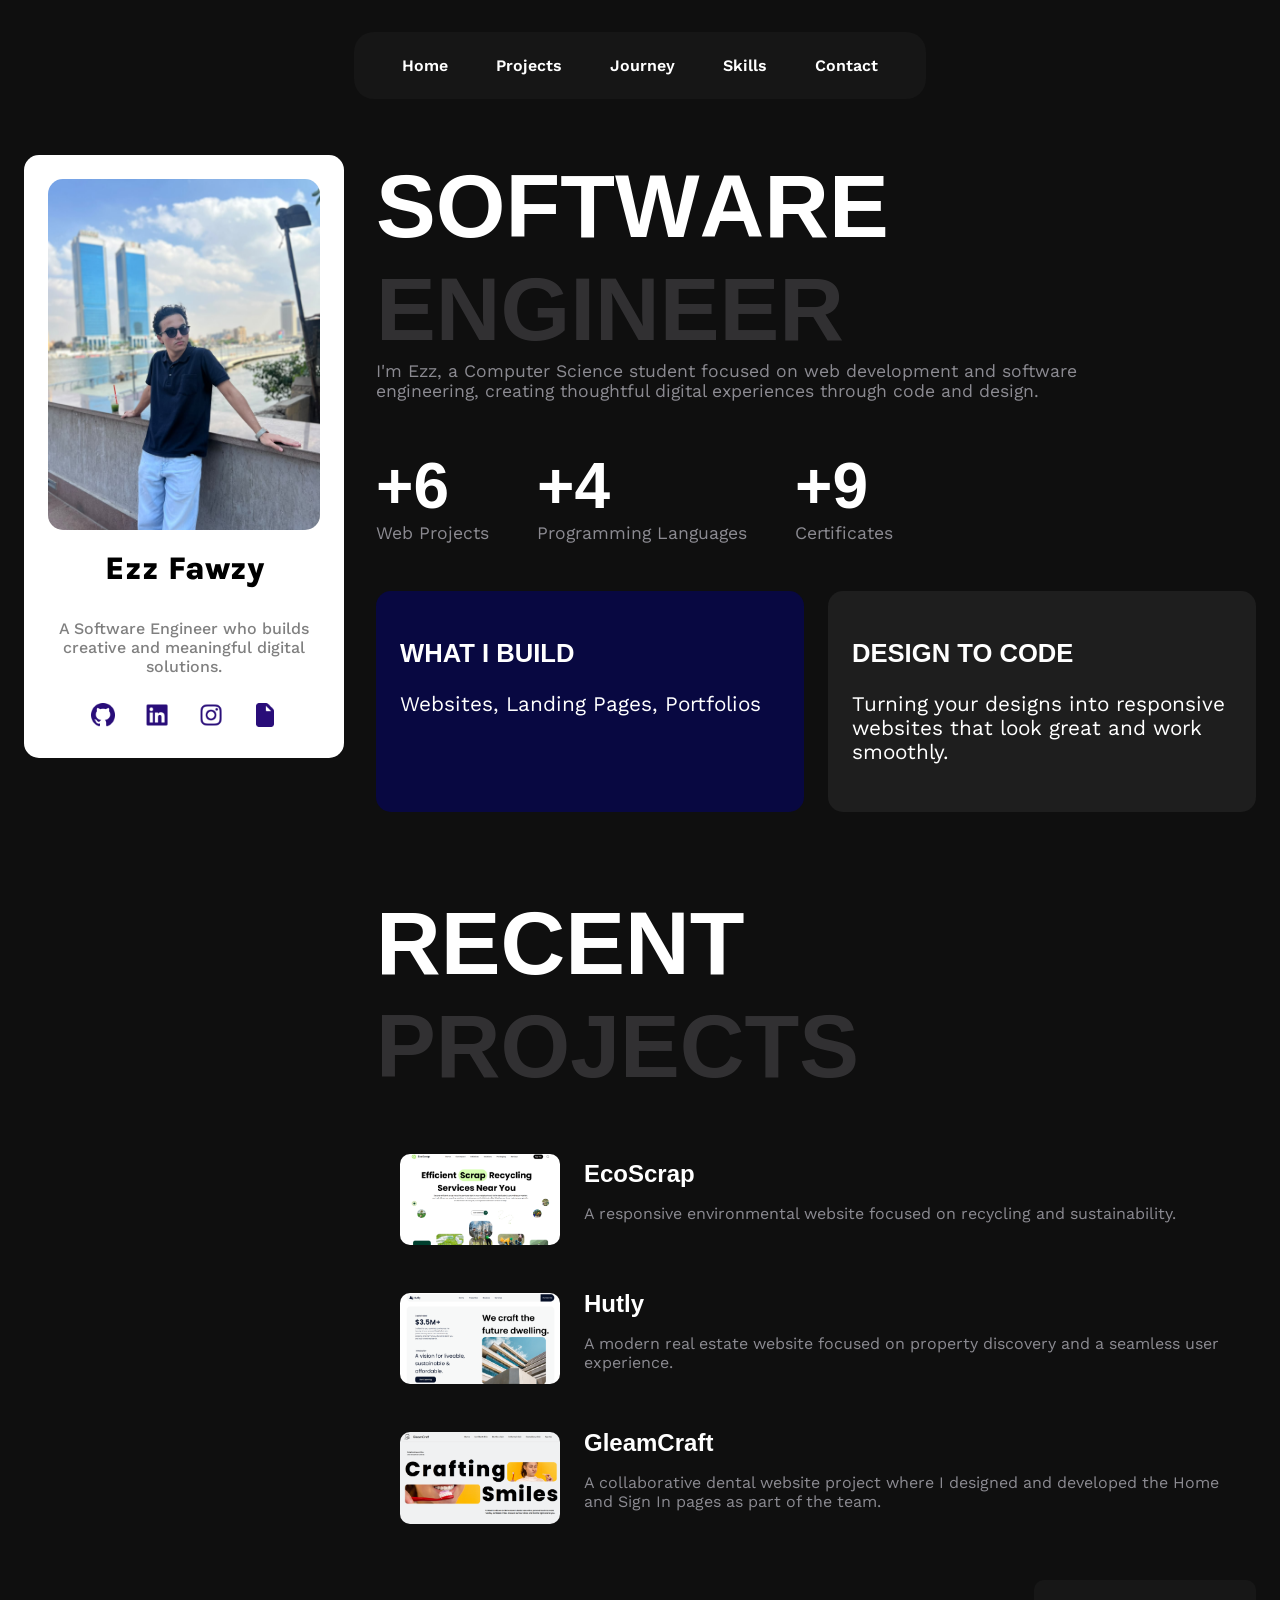
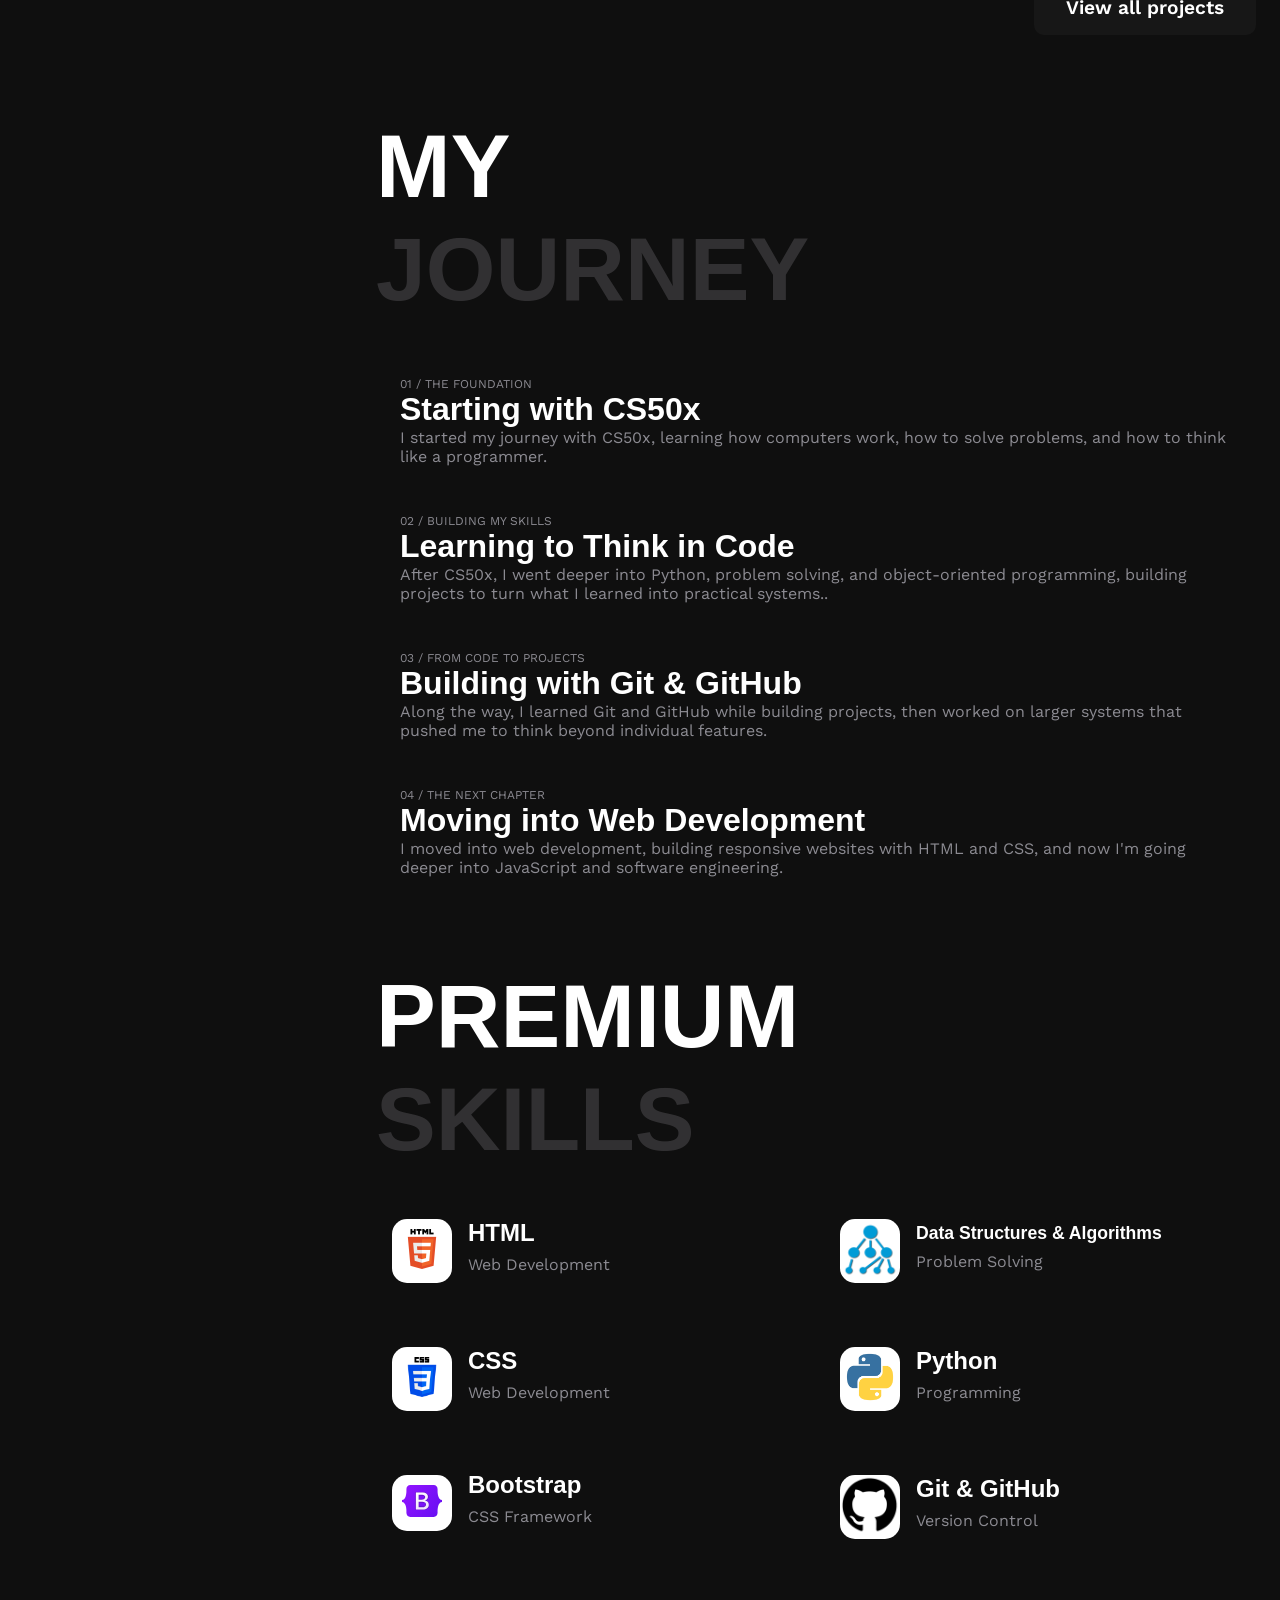
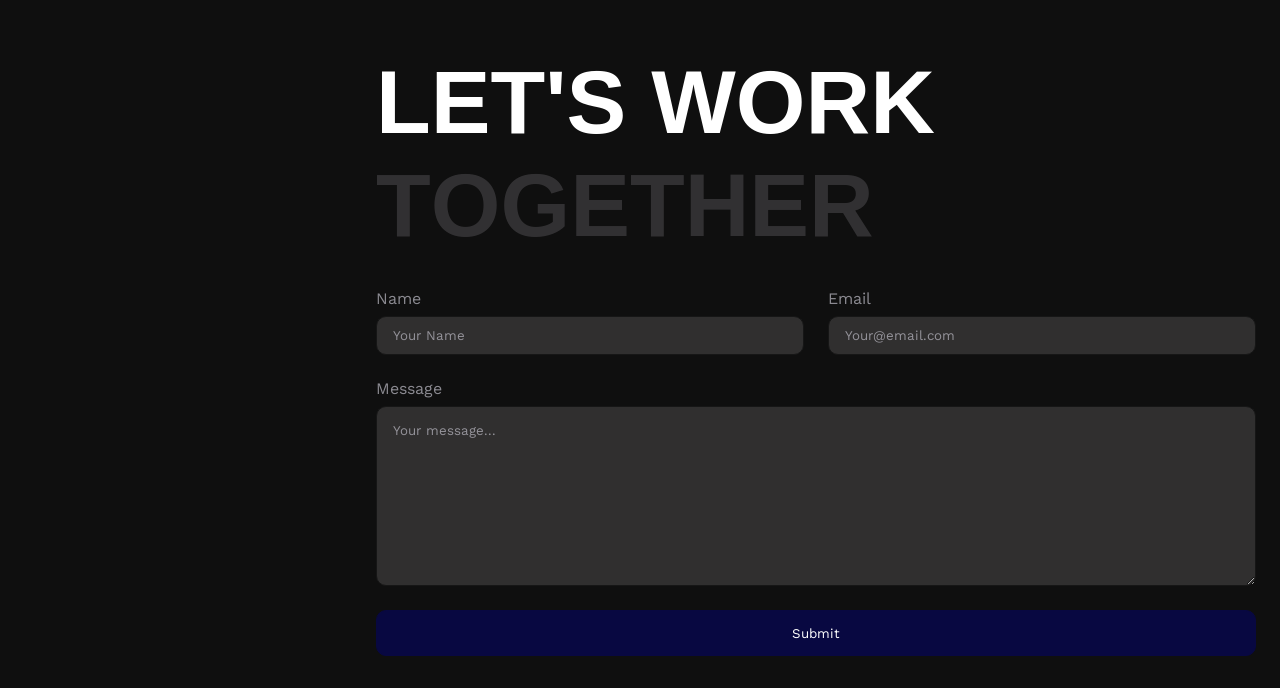
<file: index.html>
<!DOCTYPE html>
<html lang="en">

<head>
    <meta charset="UTF-8">
    <meta name="viewport" content="width=device-width, initial-scale=1.0">
    <meta name="description"
        content="Explore Ezz Fawzy's portfolio, web development projects, and front-end development skills.">
    <link rel="stylesheet" href="css/style.css">
    <link rel="stylesheet" href="css/responsive.css">
    <link rel="icon" href="img/deviantart-brands-solid.png" type="image/x-icon">
    <link
        href="https://fonts.googleapis.com/css2?family=Alfa+Slab+One&family=Asap+Sharp:ital,wght@0,100..900;1,100..900&family=DM+Sans:ital,opsz,wght@0,9..40,100..1000;1,9..40,100..1000&family=Isometra&family=Karla:ital,wght@0,200..800;1,200..800&family=Manrope:wght@200..800&family=Quicksand:wght@300..700&family=Roboto+Flex:opsz,wght,XOPQ,XTRA,YOPQ,YTDE,YTFI,YTLC,YTUC@8..144,100..1000,96,468,79,-203,738,514,712&family=Saira:ital,wght@0,100..900;1,100..900&family=Work+Sans:ital,wght@0,100..900;1,100..900&display=swap"
        rel="stylesheet">
    <title>Ezz Fawzy | Front-End Developer Portfolio</title>
</head>

<body>
    <header>
        <div class="nav" aria-label="Main navigation">
            <ul>
                <nav>
                    <li><a href="#home">Home</a></li>
                    <li><a href="#projects">Projects</a></li>
                    <li><a href="#journey">Journey</a></li>
                    <li><a href="#skills">Skills</a></li>
                    <li><a href="#contact">Contact</a></li>
                </nav>
            </ul>
        </div>
    </header>

    <main class="container">
        <aside class="left">
            <img class="first" src="img/WhatsApp Image 2026-10-02 at 8.29.47 PM.jpeg" alt="Portrait of Ezz Fawzy">
            <h1>Ezz Fawzy</h1>
            <p>A Software Engineer who builds creative and meaningful digital solutions.</p>

            <div class="icons">
                <a href="https://github.com/Ezz08" target="_blank" rel="noopener noreferrer"
                    aria-label="Visit Ezz Fawzy's GitHub profile">
                    <img src="img/github-brands-solid.png" alt="">
                </a>

                <a href="https://www.linkedin.com/in/ezz-fawzy-6055a5380" target="_blank" rel="noopener noreferrer"
                    aria-label="Visit Ezz Fawzy's LinkedIn profile">
                    <img src="img/linkedin-brands-solid.png" alt="">
                </a>

                <a href="https://www.instagram.com/iq_ezz7?stkn=dWd1dGZieHR0aHc3" target="_blank"
                    rel="noopener noreferrer" aria-label="Visit Ezz Fawzy's Instagram profile">
                    <img src="img/instagram-brands-solid.png" alt="">
                </a>

                <a href="assets/Ezz_Fawzy_CV (1).pdf" target="_blank" rel="noopener noreferrer"
                    aria-label="View Ezz Fawzy's CV">
                    <img src="img/file-solid.png" alt="">
                </a>
            </div>
        </aside>

        <div class="right">
            <section id="home" class="home">
                <div class="texts-home">
                    <h1 class="hero__texts__hero-title">

                        <span class="word">
                            <span>S</span><span>O</span><span>F</span><span>T</span><span>W</span><span>A</span><span>R</span><span>E</span>
                        </span>

                        <span class="word2">
                            <span>E</span><span>N</span><span>G</span><span>I</span><span>N</span><span>E</span><span>E</span><span>R</span>
                        </span>

                    </h1>
                    <p>I'm Ezz, a Computer Science student focused on web development and software engineering, creating
                        thoughtful digital experiences through code and design.</p>
                </div>

                <div class="statics-home">
                    <div class="statics">
                        <h2>+6</h2>
                        <p>Web Projects</p>
                    </div>

                    <div class="statics">
                        <h2>+4</h2>
                        <p>Programming Languages</p>
                    </div>

                    <div class="statics">
                        <h2>+9</h2>
                        <p>Certificates</p>
                    </div>
                </div>

                <div class="cards-home">
                    <div class="card">
                        <h1>WHAT I BUILD</h1>
                        <p>Websites, Landing Pages, Portfolios</p>
                    </div>

                    <div class="card">
                        <h1>DESIGN TO CODE</h1>
                        <p>Turning your designs into responsive websites that look great and work smoothly.</p>
                    </div>
                </div>
            </section>

            <section id="projects" class="projects">
                <h1 class="project__texts__project-title">

                    <span class="word">
                        <span>R</span><span>E</span><span>C</span><span>E</span><span>N</span><span>T</span>
                    </span>

                    <span class="word2">
                        <span>P</span><span>R</span><span>O</span><span>J</span><span>E</span><span>C</span><span>T</span><span>S</span>
                    </span>

                </h1>

                <div class="projects-section">

                    <a href="https://ezz08.github.io/EcoScrap/" target="_blank" class="project"
                        rel="noopener noreferrer" aria-label="View the EcoScrap recycling website">
                        <img src="img/Screenshot 2026-10-04 202719.png"
                            alt="Screenshot of the EcoScrap recycling and sustainability website">

                        <div class="project-texts">
                            <h2>EcoScrap</h2>
                            <p>A responsive environmental website focused on recycling and sustainability.</p>
                        </div>
                    </a>


                    <a href="https://ezz08.github.io/Hutly/" target="_blank" class="project" rel="noopener noreferrer"
                        aria-label="View the Hutly real estate website">
                        <img src="img/Screenshot 2026-10-04 203014.png"
                            alt="Screenshot of the Hutly real estate website">

                        <div class="project-texts">
                            <h2>Hutly</h2>
                            <p>A modern real estate website focused on property discovery and a seamless user
                                experience.</p>
                        </div>
                    </a>


                    <a href="https://ezz08.github.io/GleamCraft-team-project/" target="_blank" class="project"
                        rel="noopener noreferrer" aria-label="View the GleamCraft dental website project">
                        <img src="img/Screenshot 2026-10-04 202803.png"
                            alt="Screenshot of the GleamCraft dental website">

                        <div class="project-texts">
                            <h2>GleamCraft</h2>
                            <p>
                                A collaborative dental website project where I designed and developed
                                the Home and Sign In pages as part of the team.
                            </p>
                        </div>
                    </a>


                    <div class="projects-button">
                        <a href="projects.html">View all projects</a>
                    </div>

                </div>

            </section>

            <section id="journey" class="journey">
                <h1 class="journey__texts__journey-title">

                    <span class="word">
                        <span>M</span><span>Y</span>
                    </span>

                    <span class="word2">
                        <span>J</span><span>O</span><span>U</span><span>R</span><span>N</span><span>E</span><span>Y</span>
                    </span>

                </h1>

                <div class="journey-section">

                    <div class="journey-texts">
                        <p>01 / THE FOUNDATION</p>
                        <h2>Starting with CS50x</h2>
                        <p>I started my journey with CS50x, learning how computers work, how to solve problems, and how
                            to think like a programmer.</p>
                    </div>

                    <div class="journey-texts">
                        <p>02 / BUILDING MY SKILLS</p>
                        <h2>Learning to Think in Code</h2>
                        <p>After CS50x, I went deeper into Python, problem solving, and object-oriented programming,
                            building projects to turn what I learned into practical systems..</p>
                    </div>


                    <div class="journey-texts">
                        <p>03 / FROM CODE TO PROJECTS</p>
                        <h2>Building with Git & GitHub</h2>
                        <p>
                            Along the way, I learned Git and GitHub while building projects, then worked on larger
                            systems that pushed me to think beyond individual features.
                        </p>
                    </div>

                    <div class="journey-texts">
                        <p>04 / THE NEXT CHAPTER</p>
                        <h2>Moving into Web Development</h2>
                        <p>
                            I moved into web development, building responsive websites with HTML and CSS, and now I'm
                            going deeper into JavaScript and software engineering.
                        </p>
                    </div>

                </div>

            </section>

            <section id="skills" class="skills">
                <h1 class="skills__texts__skills-title">

                    <span class="word">
                        <span>P</span><span>R</span><span>E</span><span>M</span><span>I</span><span>U</span><span>M</span>
                    </span>

                    <span class="word2">
                        <span>S</span><span>K</span><span>I</span><span>L</span><span>L</span><span>S</span>
                    </span>

                </h1>

                <div class="skills-parent">
                    <div class="left-vertical">
                        <div class="skill">
                            <div class="img-skill">
                                <img src="img/HTML5_logo_and_wordmark.svg.webp" alt="HTML5 logo">
                            </div>

                            <div class="text-skill">
                                <h2>HTML</h2>
                                <p>Web Development</p>
                            </div>
                        </div>

                        <div class="skill">
                            <div class="img-skill">
                                <img src="img/css.png" alt="CSS logo">
                            </div>

                            <div class="text-skill">
                                <h2>CSS</h2>
                                <p>Web Development</p>
                            </div>
                        </div>

                        <div class="skill">
                            <div class="img-skill">
                                <img src="img/Bootstrap_logo.svg" alt="Bootstrap logo">
                            </div>

                            <div class="text-skill">
                                <h2>Bootstrap</h2>
                                <p>CSS Framework</p>
                            </div>
                        </div>
                    </div>

                    <div class="right-vertical">
                        <div class="skill">
                            <div class="img-skill">
                                <img src="img/dsa.png" alt="Data Structures and Algorithms icon">
                            </div>

                            <div class="text-skill">
                                <h2>Data Structures & Algorithms</h2>
                                <p>Problem Solving</p>
                            </div>
                        </div>

                        <div class="skill">
                            <div class="img-skill">
                                <img src="img/python.png" alt="Python logo">
                            </div>

                            <div class="text-skill">
                                <h2>Python</h2>
                                <p>Programming</p>
                            </div>
                        </div>

                        <div class="skill">
                            <div class="img-skill">
                                <img src="img/github-icon.webp" alt="GitHub logo">
                            </div>

                            <div class="text-skill">
                                <h2>Git & GitHub</h2>
                                <p>Version Control</p>
                            </div>
                        </div>
                    </div>
                </div>

            </section>

            <section id="contact" class="contact">

                <h1 class="contact__texts__contact-title">

                    <span class="word">
                        <span>L</span><span>E</span><span>T</span><span>'</span><span>S</span>
                    </span>

                    <span class="word">
                        <span>W</span><span>O</span><span>R</span><span>K</span>
                    </span>

                    <span class="word2">
                        <span>T</span><span>O</span><span>G</span><span>E</span><span>T</span><span>H</span><span>E</span><span>R</span>
                    </span>

                </h1>


                <form class="form" id="contact-form" action="https://formspree.io/f/mnpjdvow" method="POST">

                    <div class="nameAndEmail">

                        <div class="name">
                            <label for="name">Name</label>

                            <input type="text" id="name" name="name" placeholder="Your Name" required>
                        </div>


                        <div class="email">
                            <label for="email">Email</label>

                            <input type="email" id="email" name="email" placeholder="Your@email.com" required>
                        </div>

                    </div>


                    <div class="message">

                        <label for="message">Message</label>

                        <textarea id="message" name="message" placeholder="Your message..." required></textarea>

                    </div>


                    <div class="submit">
                        <button type="submit">Submit</button>
                    </div>

                </form>

            </section>
        </div>

    </main>
</body>

</html>
</file>
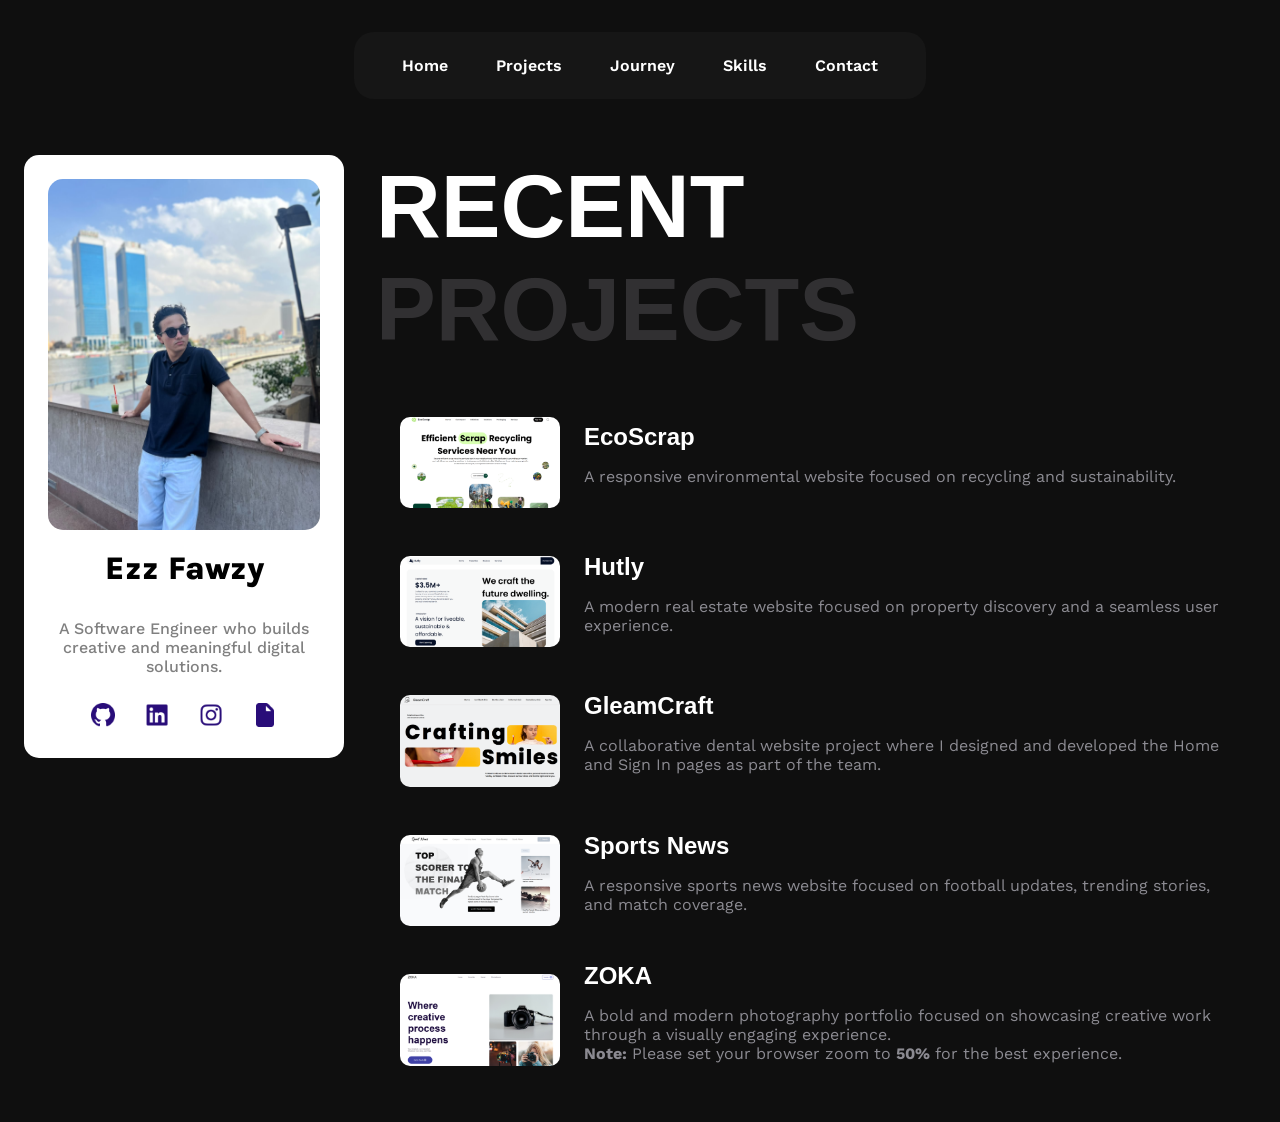
<file: projects.html>
<!DOCTYPE html>
<html lang="en">

<head>
    <meta charset="UTF-8">
    <meta name="viewport" content="width=device-width, initial-scale=1.0">
    <meta name="description"
        content="Explore Ezz Fawzy's web development portfolio featuring projects, technical skills, and software engineering journey.">
    <link rel="stylesheet" href="css/style.css">
    <link rel="stylesheet" href="css/responsive.css">
    <link rel="icon" href="img/deviantart-brands-solid.png" type="image/x-icon">
    <link
        href="https://fonts.googleapis.com/css2?family=Alfa+Slab+One&family=Asap+Sharp:ital,wght@0,100..900;1,100..900&family=DM+Sans:ital,opsz,wght@0,9..40,100..1000;1,9..40,100..1000&family=Isometra&family=Karla:ital,wght@0,200..800;1,200..800&family=Manrope:wght@200..800&family=Quicksand:wght@300..700&family=Roboto+Flex:opsz,wght,XOPQ,XTRA,YOPQ,YTDE,YTFI,YTLC,YTUC@8..144,100..1000,96,468,79,-203,738,514,712&family=Saira:ital,wght@0,100..900;1,100..900&family=Work+Sans:ital,wght@0,100..900;1,100..900&display=swap"
        rel="stylesheet">
    <title>Ezz Fawzy | Web Development Projects</title>
</head>

<body>
    <header>
        <div class="nav" aria-label="Main navigation">
            <ul>
                <nav>
                    <li><a href="index.html">Home</a></li>
                    <li><a href="index.html#projects">Projects</a></li>
                    <li><a href="index.html#journey">Journey</a></li>
                    <li><a href="index.html#skills">Skills</a></li>
                    <li><a href="index.html#contact">Contact</a></li>
                </nav>
            </ul>
        </div>
    </header>

    <main class="container">
        <aside class="left">
            <img class="first" src="img/WhatsApp Image 2026-10-02 at 8.29.47 PM.jpeg" alt="Portrait of Ezz Fawzy">
            <h1>Ezz Fawzy</h1>
            <p>A Software Engineer who builds creative and meaningful digital solutions.</p>

            <div class="icons">
                <a href="https://github.com/Ezz08" target="_blank" rel="noopener noreferrer"
                    aria-label="Visit Ezz Fawzy's GitHub profile">
                    <img src="img/github-brands-solid.png" alt="">
                </a>

                <a href="https://www.linkedin.com/in/ezz-fawzy-6055a5380" target="_blank" rel="noopener noreferrer"
                    aria-label="Visit Ezz Fawzy's LinkedIn profile">
                    <img src="img/linkedin-brands-solid.png" alt="">
                </a>

                <a href="https://www.instagram.com/iq_ezz7?stkn=dWd1dGZieHR0aHc3" target="_blank"
                    rel="noopener noreferrer" aria-label="Visit Ezz Fawzy's Instagram profile">
                    <img src="img/instagram-brands-solid.png" alt="">
                </a>

                <a href="assets/Ezz_Fawzy_CV (1).pdf" target="_blank" rel="noopener noreferrer"
                    aria-label="View Ezz Fawzy's CV">
                    <img src="img/file-solid.png" alt="">
                </a>
            </div>
        </aside>

        <div class="right">
            <section id="projects" class="projects">
                <h1 class="project__texts__project-title">

                    <span class="word">
                        <span>R</span><span>E</span><span>C</span><span>E</span><span>N</span><span>T</span>
                    </span>

                    <span class="word2">
                        <span>P</span><span>R</span><span>O</span><span>J</span><span>E</span><span>C</span><span>T</span><span>S</span>
                    </span>

                </h1>

                <div class="projects-section">

                    <a href="https://ezz08.github.io/EcoScrap/" target="_blank" class="project"
                        rel="noopener noreferrer" aria-label="View the EcoScrap recycling website">
                        <img src="img/Screenshot 2026-10-04 202719.png"
                            alt="Preview of the EcoScrap recycling and sustainability website">

                        <div class="project-texts">
                            <h2>EcoScrap</h2>
                            <p>A responsive environmental website focused on recycling and sustainability.</p>
                        </div>
                    </a>


                    <a href="https://ezz08.github.io/Hutly/" target="_blank" class="project" rel="noopener noreferrer"
                        aria-label="View the Hutly real estate website">
                        <img src="img/Screenshot 2026-10-04 203014.png" alt="Preview of the Hutly real estate website">

                        <div class="project-texts">
                            <h2>Hutly</h2>
                            <p>A modern real estate website focused on property discovery and a seamless user
                                experience.</p>
                        </div>
                    </a>


                    <a href="https://ezz08.github.io/GleamCraft-team-project/" target="_blank" class="project"
                        rel="noopener noreferrer" aria-label="View the GleamCraft dental website project">
                        <img src="img/Screenshot 2026-10-04 202803.png" alt="Preview of the GleamCraft dental website">

                        <div class="project-texts">
                            <h2>GleamCraft</h2>
                            <p>
                                A collaborative dental website project where I designed and developed
                                the Home and Sign In pages as part of the team.
                            </p>
                        </div>
                    </a>

                    <a href="https://ezz08.github.io/Sport-News/" target="_blank" class="project"
                        rel="noopener noreferrer" aria-label="View the Sports News website">
                        <img src="img/Screenshot 2026-10-04 202938.png"
                            alt="Preview of the Sports News website featuring football updates">

                        <div class="project-texts">
                            <h2>Sports News</h2>
                            <p>
                                A responsive sports news website focused on football updates, trending stories, and
                                match coverage.
                            </p>
                        </div>
                    </a>

                    <a href="https://ezz08.github.io/ZOKA/" target="_blank" class="project" rel="noopener noreferrer"
                        aria-label="View the ZOKA photography portfolio">
                        <img src="img/Screenshot 2026-10-04 202857.png"
                            alt="Preview of the ZOKA photography portfolio website">

                        <div class="project-texts">
                            <h2>ZOKA</h2>
                            <p>
                                A bold and modern photography portfolio focused on showcasing creative work through a
                                visually engaging experience.
                            </p>
                            <p><b>Note:</b> Please set your browser zoom to <b>50%</b> for the best experience.</p>
                        </div>
                    </a>

                </div>

            </section>
        </div>

    </main>
</body>

</html>
</file>
<file: css/style.css>
/* General */

* {
    padding: 0;
    margin: 0;
    box-sizing: border-box;
}

html {
    scroll-behavior: smooth;
}

body {
    background-color: rgba(0, 0, 0, 0.941);
}

/* Header */

.nav {
    display: flex;
    justify-content: center;
    margin-top: 2rem;
    background-color: #161616;
    margin-inline: 32rem;
    border-radius: 20px;
    padding: 1.5rem 0;
    margin-bottom: 3rem;
}

.nav ul {
    list-style: none;

}

.nav ul nav {
    display: flex;
    gap: 3rem;
}

.nav a {
    text-decoration: none;
    color: white;
    font-family: "Work Sans", sans-serif;
    font-weight: 600;
    font-style: normal;
    transition: 0.2s;
    display: inline-block;
}

.nav a:hover {
    transform: translateY(-4px);
    color: #b6b4bd9f;
}

/* Main */

.container {
    display: grid;
    grid-template-columns: 40% 60%;
    grid-template-areas:
        "left right";
    padding: 2rem;
}

.left {
    grid-area: left;
    position: sticky;
    top: 2rem;
    height: fit-content;
    background: white;
    padding: 2rem;
    width: 60%;
    margin-left: 7rem;
    border-radius: 15px;
    text-align: center;
}

.left .first {
    width: 240px;
    border-radius: 15px;
    margin-bottom: 1rem;
    height: 310px;
}

.left h1 {
    font-family: "Karla", sans-serif;
    font-weight: 800;
    font-size: 2.5rem;
    font-style: normal;
    padding-bottom: 5rem;
}

.left p {
    font-family: "Work Sans", sans-serif;
    font-weight: 500;
    font-style: normal;
    margin-bottom: 1.5rem;
    font-size: 1.1rem;
    color: gray;
}

.icons {
    display: flex;
    justify-content: center;
    gap: 1.5rem;
}

.icons a {
    transition: 0.2s;
}

.icons a:hover {
    background-color: rgb(215, 214, 214);
    border-radius: 5px;

}

.icons img {
    width: 30px;
    height: auto;
}

/* Home */

.home {
    color: white;
    margin-bottom: 7rem;
}

.texts-home {
    margin-bottom: 5rem;
}

.texts-home h1 {
    font-family: "Roboto", sans-serif;
    font-weight: 700;
    font-style: normal;
    font-size: 7rem;
}

.word2 span {
    color: #b6b4bd35;
}

.hero__texts__hero-title .word,
.hero__texts__hero-title .word2 {
    display: block;
    white-space: nowrap;
}

.hero__texts__hero-title span span {
    display: inline-block;
}

.hero__texts__hero-title span span:hover {
    transition: 0.4s;
    animation: letterMove 0.45s ease-in-out;
}

.hero__texts__hero-title .word span:hover {
    color: #b6b4bd35;
}

.hero__texts__hero-title .word2 span:hover {
    color: white;
}

@keyframes letterMove {
    0% {
        transform: translateX(0);
    }

    25% {
        transform: translateX(-12px);
    }

    45% {
        transform: translateX(12px);
    }

    65% {
        transform: translateX(-4px);
    }

    82% {
        transform: translateX(2px);
    }

    100% {
        transform: translateX(0);
    }
}

.texts-home p {
    font-family: "Work Sans", sans-serif;
    font-weight: 400;
    font-style: normal;
    color: #b6b4bdbf;
    font-size: 1.2rem;
    width: 70%;
}

.statics-home {
    display: flex;
    justify-content: start;
    margin-bottom: 5rem;
    gap: 5rem;
}

.statics h2 {
    font-family: "Roboto", sans-serif;
    font-weight: 700;
    font-style: normal;
    font-size: 6rem;
}

.statics p {
    font-family: "Work Sans", sans-serif;
    font-weight: 400;
    font-style: normal;
    color: #b6b4bdbf;
    font-size: 1.2rem;
    width: 50%;
}

.statics:nth-child(2) h2 {
    width: 50%;
}

.statics:last-child {
    position: relative;
    left: -7.1rem;
}

.cards-home {
    display: flex;
    gap: 2rem;
}

.cards-home .card:first-child {
    background-color: rgb(8, 8, 65);
    border-radius: 15px;
    padding: 4rem 1rem;
}

.cards-home .card:last-child {
    background-color: #b6b4bd16;
    border-radius: 15px;
    padding: 4rem 1rem;
    margin-right: 5rem;
}

.card:first-child h1 {
    font-family: "Roboto", sans-serif;
    font-weight: 600;
    font-style: normal;
    position: relative;
    top: -1rem;
    left: 1rem;
    width: 120%;
}

.card:first-child p {
    font-family: "Work Sans", sans-serif;
    font-weight: 400;
    font-style: normal;
    position: relative;
    top: 2rem;
    left: 1rem;
    font-size: 2rem;
    width: 100%;

}

.card:last-child h1 {
    font-family: "Roboto", sans-serif;
    font-weight: 600;
    font-style: normal;
    position: relative;
    top: -1rem;

}

.card:last-child p {
    font-family: "Work Sans", sans-serif;
    font-weight: 400;
    font-style: normal;
    position: relative;
    top: 2rem;
    font-size: 1.4rem;

}

/* Projects */

.project {
    display: flex;
    align-items: center;
    gap: 2rem;
    text-decoration: none;
    border-radius: 10px;
    padding: 2rem;
    transition: 0.2s;
}


.project:hover {
    background-color: rgba(128, 128, 128, 0.084);
    transform: scale(1.04);
}

.project img {
    width: 200px;
    height: auto;
    border-radius: 10px;
}

.project__texts__project-title {
    font-family: "Roboto", sans-serif;
    font-weight: 700;
    font-style: normal;
    font-size: 7rem;
    margin-bottom: 3rem;
}

.word {
    color: white;
}


.project__texts__project-title .word,
.project__texts__project-title .word2 {
    display: block;
    white-space: nowrap;
}

.project__texts__project-title span span {
    display: inline-block;
}

.project__texts__project-title span span:hover {
    transition: 0.4s;
    animation: letterMove 0.45s ease-in-out;
}

.project__texts__project-title .word span:hover {
    color: #b6b4bd35;
}

.project__texts__project-title .word2 span:hover {
    color: white;
}

.project-texts h2 {
    color: white;
    font-family: "Roboto", sans-serif;
    font-weight: 600;
    font-style: normal;
}

.project-texts p {
    color: #b6b4bdbf;
    font-family: "Work Sans", sans-serif;
    font-weight: 400;
    font-style: normal;
    width: 70%;

}

.project-texts h2 {
    position: relative;
    top: -1rem;
}

.projects-button {
    margin-bottom: 7rem;
    background-color: #181818fb;
    border-radius: 10px;
    width: 26%;
    padding: 1rem 2rem;
    position: relative;
    left: 70%;
    margin-top: 2rem;
    transition: 0.2s;

}

.projects-button:hover {
    background-color: rgba(128, 128, 128, 0.204);
}

.projects-button a {
    text-decoration: none;
    color: white;
    font-family: "Work Sans", sans-serif;
    font-weight: 600;
    font-style: normal;
    font-size: 1.2rem;
}

/* Journey */

.journey {
    margin-bottom: 4rem;
}

.journey__texts__journey-title {
    font-family: "Roboto", sans-serif;
    font-weight: 700;
    font-style: normal;
    font-size: 7rem;
    margin-bottom: 3rem;
}

.word {
    color: white;
}


.journey__texts__journey-title .word,
.journey__texts__journey-title .word2 {
    display: block;
    white-space: nowrap;
}

.journey__texts__journey-title span span {
    display: inline-block;
}

.journey__texts__journey-title span span:hover {
    transition: 0.4s;
    animation: letterMove 0.45s ease-in-out;
}

.journey__texts__journey-title .word span:hover {
    color: #b6b4bd35;
}

.journey__texts__journey-title .word2 span:hover {
    color: white;
}

.journey-texts {
    border-radius: 10px;
    padding: 2rem;
    transition: 0.2s;
}

.journey-texts:hover {
    background-color: rgba(128, 128, 128, 0.084);
    transform: scale(1.04);
}

.journey-texts h2 {
    color: white;
    font-family: "Roboto", sans-serif;
    font-weight: 600;
    font-style: normal;
    font-size: 2.7rem;
}

.journey-texts p {
    color: #b6b4bdbf;
    font-family: "Work Sans", sans-serif;
    font-weight: 400;
    font-style: normal;
    width: 70%;

}

.journey-texts p:first-child {
    font-size: 12px;
}

/* Skills */

.skills-parent,
.skill {
    display: flex;
    align-items: center;
}

.skill {
    gap: 1rem;
    margin-bottom: 2rem;
    border-radius: 10px;
    padding: 2rem;
    transition: 0.2s;
}

.skill:hover {
    background-color: rgba(128, 128, 128, 0.084);
    transform: scale(1.04);
}


.right-vertical .skill:first-child h2 {
    width: 70%;
    font-size: 20px;

}

.left-vertical .skill:first-child img,
.left-vertical .skill:nth-child(2) img,
.left-vertical .skill:nth-child(3) img {
    padding: 10px;
}

.skills-parent {
    gap: 3rem;
    margin-bottom: 4rem;
}


.skills__texts__skills-title {
    font-family: "Roboto", sans-serif;
    font-weight: 700;
    font-style: normal;
    font-size: 7rem;
    margin-bottom: 3rem;
}

.word {
    color: white;
}


.skills__texts__skills-title .word,
.skills__texts__skills-title .word2 {
    display: block;
    white-space: nowrap;
}

.skills__texts__skills-title span span {
    display: inline-block;
}

.skills__texts__skills-title span span:hover {
    transition: 0.4s;
    animation: letterMove 0.45s ease-in-out;
}

.skills__texts__skills-title .word span:hover {
    color: #b6b4bd35;
}

.skills__texts__skills-title .word2 span:hover {
    color: white;
}

.img-skill {
    max-width: 70px;
    background-color: white;
    border-radius: 15px;
}

.img-skill img {
    width: 100%;
    height: auto;
}

.text-skill h2 {
    color: white;
    font-family: "Roboto", sans-serif;
    font-weight: 600;
    font-style: normal;
    position: relative;
    top: -0.5rem;
}

.text-skill p {
    color: #b6b4bdbf;
    font-family: "Work Sans", sans-serif;
    font-weight: 400;
    font-style: normal;
}

/* Contact */

.contact__texts__contact-title {
    font-family: "Roboto", sans-serif;
    font-weight: 700;
    font-style: normal;
    font-size: 7rem;
    margin-bottom: 3rem;
}

.word {
    color: white;
}


.contact__texts__contact-title .word,
.contact__texts__contact-title .word2 {
    white-space: nowrap;
}

.contact__texts__contact-title span span {
    display: inline-block;
}

.contact__texts__contact-title span span:hover {
    transition: 0.4s;
    animation: letterMove 0.45s ease-in-out;
}

.contact__texts__contact-title .word span:hover {
    color: #b6b4bd35;
}

.contact__texts__contact-title .word2 span:hover {
    color: white;
}

.nameAndEmail {
    display: flex;
    
}


.name input,
.email input {
    background-color: #302f2f;
    border: 1px solid #161616;
    border-radius: 10px;
    padding: 0.7rem 1rem;
    margin-bottom: 3rem;
    position: relative;
    left: -3rem;
    color: #b6b4bd;
    width: 23.4rem;
}


/* Labels */

.name label,
.email label {
    color: #b6b4bdbf;
    font-family: "Work Sans", sans-serif;
    font-weight: 400;
    font-style: normal;
    position: relative;
    top: -2rem;
}


input::placeholder {
    color: #b6b4bdbf;
    font-family: "Work Sans", sans-serif;
    font-weight: 400;
    font-style: normal;
}


.message label {
    color: #b6b4bdbf;
    font-family: "Work Sans", sans-serif;
    font-weight: 400;
    font-style: normal;
    position: relative;
    top: -15rem;
}


/* Textarea */

.message textarea {
    background-color: #302f2f;
    border: 1px solid #161616;
    border-radius: 10px;
    width: 90%;
    position: relative;
    left: -4rem;
    height: 180px;
    padding: 1rem;
    margin-bottom: 3rem;
    color: #b6b4bd;
}


/* Textarea Placeholder */

textarea::placeholder {
    color: #b6b4bdbf;
    font-family: "Work Sans", sans-serif;
    font-weight: 400;
    font-style: normal;
}

.submit button{
    background-color: rgb(8, 8, 65);
    border: 1px solid rgb(8, 8, 65);
    border-radius: 10px;
    color: white;
    font-family: "Work Sans", sans-serif;
    font-weight: 400;
    font-style: normal;
    padding: 0.9rem 23rem;
    position: relative;
    left: 0.5rem;
    transition: 0.2s;
}

.submit button:hover{
    cursor: pointer;
    background-color: rgb(20, 20, 70);
}
</file>
<file: css/responsive.css>
@media (max-width: 1439px) {

    /* Nav */
    .nav {
        margin-inline: auto;
        width: fit-content;
        max-width: calc(100% - 2rem);
        padding: 1.5rem 3rem;
        margin-bottom: 2.5rem;
    }

    /* Layout */
    .container {
        grid-template-columns: 320px 1fr;
        column-gap: 2rem;
        padding: 1rem 1.5rem 2rem;
    }

    .right {
        grid-area: right;
        min-width: 0;
    }

    .left {
        width: 100%;
        margin-left: 0;
        padding: 1.5rem;
    }

    .left .first {
        width: 100%;
        height: auto;
        aspect-ratio: 240 / 310;
        object-fit: cover;
    }

    .left h1 {
        font-size: 2rem;
        padding-bottom: 2rem;
    }

    .left p {
        font-size: 1rem;
    }

    /* Big titles */
    .texts-home h1,
    .project__texts__project-title,
    .journey__texts__journey-title,
    .skills__texts__skills-title,
    .contact__texts__contact-title {
        font-size: clamp(3rem, 7vw, 7rem);
    }

    .project__texts__project-title,
    .journey__texts__journey-title,
    .skills__texts__skills-title,
    .contact__texts__contact-title {
        margin-bottom: 2rem;
    }

    /* Home */
    .home {
        margin-bottom: 5rem;
    }

    .texts-home {
        margin-bottom: 3rem;
    }

    .texts-home p {
        width: 90%;
        font-size: 1.1rem;
    }

    .statics-home {
        gap: 3rem;
        margin-bottom: 3rem;
    }

    .statics h2 {
        font-size: clamp(3rem, 5vw, 6rem);
    }

    .statics p {
        width: 100%;
        font-size: 1.1rem;
    }

    .statics:nth-child(2) h2 {
        width: auto;
    }

    .statics:last-child {
        left: 0;
    }

    .cards-home {
        gap: 1.5rem;
    }

    .cards-home .card:first-child,
    .cards-home .card:last-child {
        flex: 1;
        padding: 3rem 1.5rem;
        margin-right: 0;
    }

    .cards-home .card h1 {
        position: static;
        width: auto;
        font-size: 1.6rem;
        margin-bottom: 1.5rem;
    }

    .cards-home .card p {
        position: static;
        font-size: 1.3rem;
    }

    /* Projects */
    .project {
        padding: 1.5rem;
        gap: 1.5rem;
    }

    .project img {
        width: 160px;
        flex-shrink: 0;
    }

    .project-texts p {
        width: 100%;
    }

    .projects-button {
        position: static;
        left: auto;
        width: fit-content;
        margin-left: auto;
        margin-bottom: 5rem;
    }

    /* Journey */
    .journey-texts {
        padding: 1.5rem;
    }

    .journey-texts h2 {
        font-size: 2rem;
    }

    .journey-texts p {
        width: 100%;
    }

    /* Skills */
    .skills-parent {
        gap: 1rem;
        align-items: flex-start;
    }

    .left-vertical,
    .right-vertical {
        flex: 1;
        min-width: 0;
    }

    .skill {
        padding: 1rem;
    }

    .img-skill {
        width: 60px;
        flex-shrink: 0;
    }

    .right-vertical .skill:first-child h2 {
        width: 100%;
        font-size: 1.1rem;
    }

    .nameAndEmail {
        gap: 1.5rem;
        margin-bottom: 1.5rem;
    }

    .name,
    .email,
    .message {
        display: flex;
        flex-direction: column;
        gap: 0.5rem;
    }

    .name,
    .email {
        flex: 1;
        min-width: 0;
    }

    .name label,
    .email label,
    .message label {
        position: static;
    }

    .name input,
    .email input {
        position: static;
        width: 100%;
        margin-bottom: 0;
    }

    .message textarea {
        position: static;
        width: 100%;
        margin-bottom: 1.5rem;
        resize: vertical;
    }

    .submit button {
        position: static;
        width: 100%;
        padding: 0.9rem 1rem;
    }
}


@media (max-width: 1079px) {

    .nav {
        padding: 1.25rem 2.5rem;
        margin-top: 1.5rem;
    }

    .nav ul nav {
        gap: 2.5rem;
    }

    .container {
        grid-template-columns: 1fr;
        grid-template-areas:
            "left"
            "right";
        padding: 1rem 2rem 2rem;
    }

    /* Profile card */
    .left {
        position: static;
        display: grid;
        grid-template-columns: 200px 1fr;
        column-gap: 2rem;
        align-items: center;
        text-align: left;
        margin-bottom: 3rem;
    }

    .left .first {
        grid-column: 1;
        grid-row: 1 / span 3;
        margin-bottom: 0;
    }

    .left h1,
    .left p,
    .left .icons {
        grid-column: 2;
    }

    .left h1 {
        font-size: 2.4rem;
        padding-bottom: 1rem;
    }

    .left p {
        margin-bottom: 1.25rem;
    }

    .icons {
        justify-content: flex-start;
    }

    /* Titles */
    .texts-home h1,
    .project__texts__project-title,
    .journey__texts__journey-title,
    .skills__texts__skills-title,
    .contact__texts__contact-title {
        font-size: clamp(4rem, 8vw, 6rem);
    }

    .texts-home p {
        width: 80%;
    }

    .project img {
        width: 180px;
    }

    .skill {
        padding: 1.5rem;
    }
}


@media (max-width: 809px) {

    /* Nav */
    .nav {
        width: auto;
        margin: 1rem 1rem 1.5rem;
        padding: 1rem;
    }

    .nav ul nav {
        flex-wrap: wrap;
        justify-content: center;
        gap: 0.6rem 1.25rem;
    }

    .nav a {
        font-size: 0.9rem;
    }

    /* Layout */
    .container {
        padding: 0.5rem 1rem 2rem;
    }

    .left {
        display: block;
        text-align: center;
        padding: 1.5rem 1.25rem;
        margin-bottom: 2.5rem;
    }

    .left .first {
        display: block;
        width: 200px;
        max-width: 100%;
        margin: 0 auto 1rem;
    }

    .left h1 {
        font-size: 2rem;
        padding-bottom: 1.25rem;
    }

    .icons {
        justify-content: center;
    }

    /* Titles */
    .texts-home h1,
    .project__texts__project-title,
    .journey__texts__journey-title,
    .skills__texts__skills-title,
    .contact__texts__contact-title {
        font-size: clamp(2.5rem, 12vw, 4rem);
    }

    .project__texts__project-title,
    .journey__texts__journey-title,
    .skills__texts__skills-title,
    .contact__texts__contact-title {
        margin-bottom: 1.5rem;
    }

    /* Home */
    .home {
        margin-bottom: 4rem;
    }

    .texts-home {
        margin-bottom: 2.5rem;
    }

    .texts-home p {
        width: 100%;
        font-size: 1rem;
    }

    .statics-home {
        gap: 1rem;
        margin-bottom: 2.5rem;
    }

    .statics {
        flex: 1;
        min-width: 0;
    }

    .statics h2 {
        font-size: clamp(2.2rem, 11vw, 3.5rem);
    }

    .statics p {
        font-size: 0.95rem;
    }

    .cards-home {
        flex-direction: column;
    }

    .cards-home .card:first-child,
    .cards-home .card:last-child {
        padding: 2rem 1.25rem;
    }

    .cards-home .card h1 {
        font-size: 1.4rem;
    }

    .cards-home .card p {
        font-size: 1.15rem;
    }

    /* Projects */
    .project {
        flex-direction: column;
        align-items: flex-start;
        padding: 1rem;
        gap: 1rem;
    }

    .project img {
        width: 100%;
    }

    .project-texts h2 {
        top: 0;
        margin-bottom: 0.5rem;
    }

    .projects-button {
        width: 100%;
        text-align: center;
        margin-left: 0;
        margin-bottom: 4rem;
    }

    /* Journey */
    .journey-texts {
        padding: 1rem;
    }

    .journey-texts h2 {
        font-size: 1.6rem;
    }

    /* Skills */
    .skills-parent {
        flex-direction: column;
        align-items: stretch;
        gap: 0;
        margin-bottom: 3rem;
    }

    .left-vertical,
    .right-vertical {
        flex: none;
        width: 100%;
    }

    .skill {
        margin-bottom: 0.5rem;
    }

    .project:hover,
    .journey-texts:hover,
    .skill:hover {
        transform: none;
    }

    /* Contact form */
    .nameAndEmail {
        flex-direction: column;
        gap: 1.25rem;
    }
}
</file>
